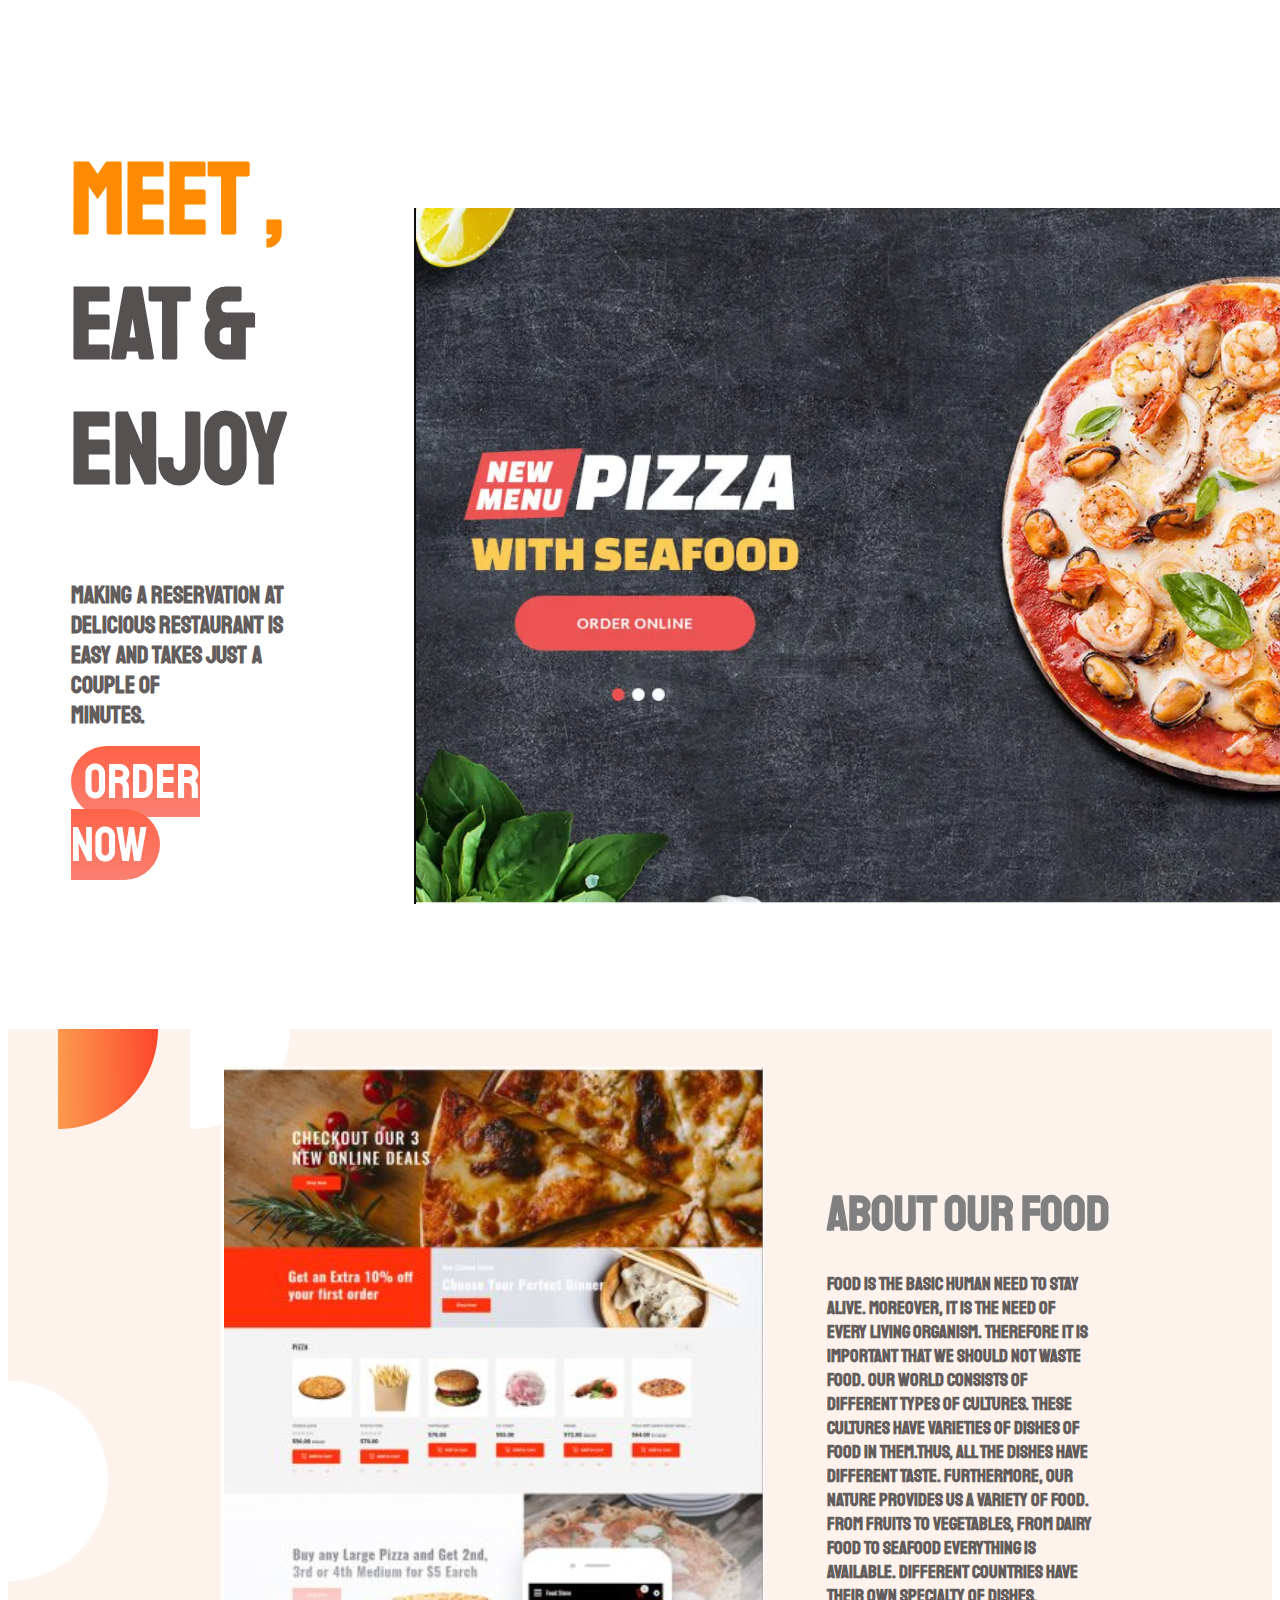
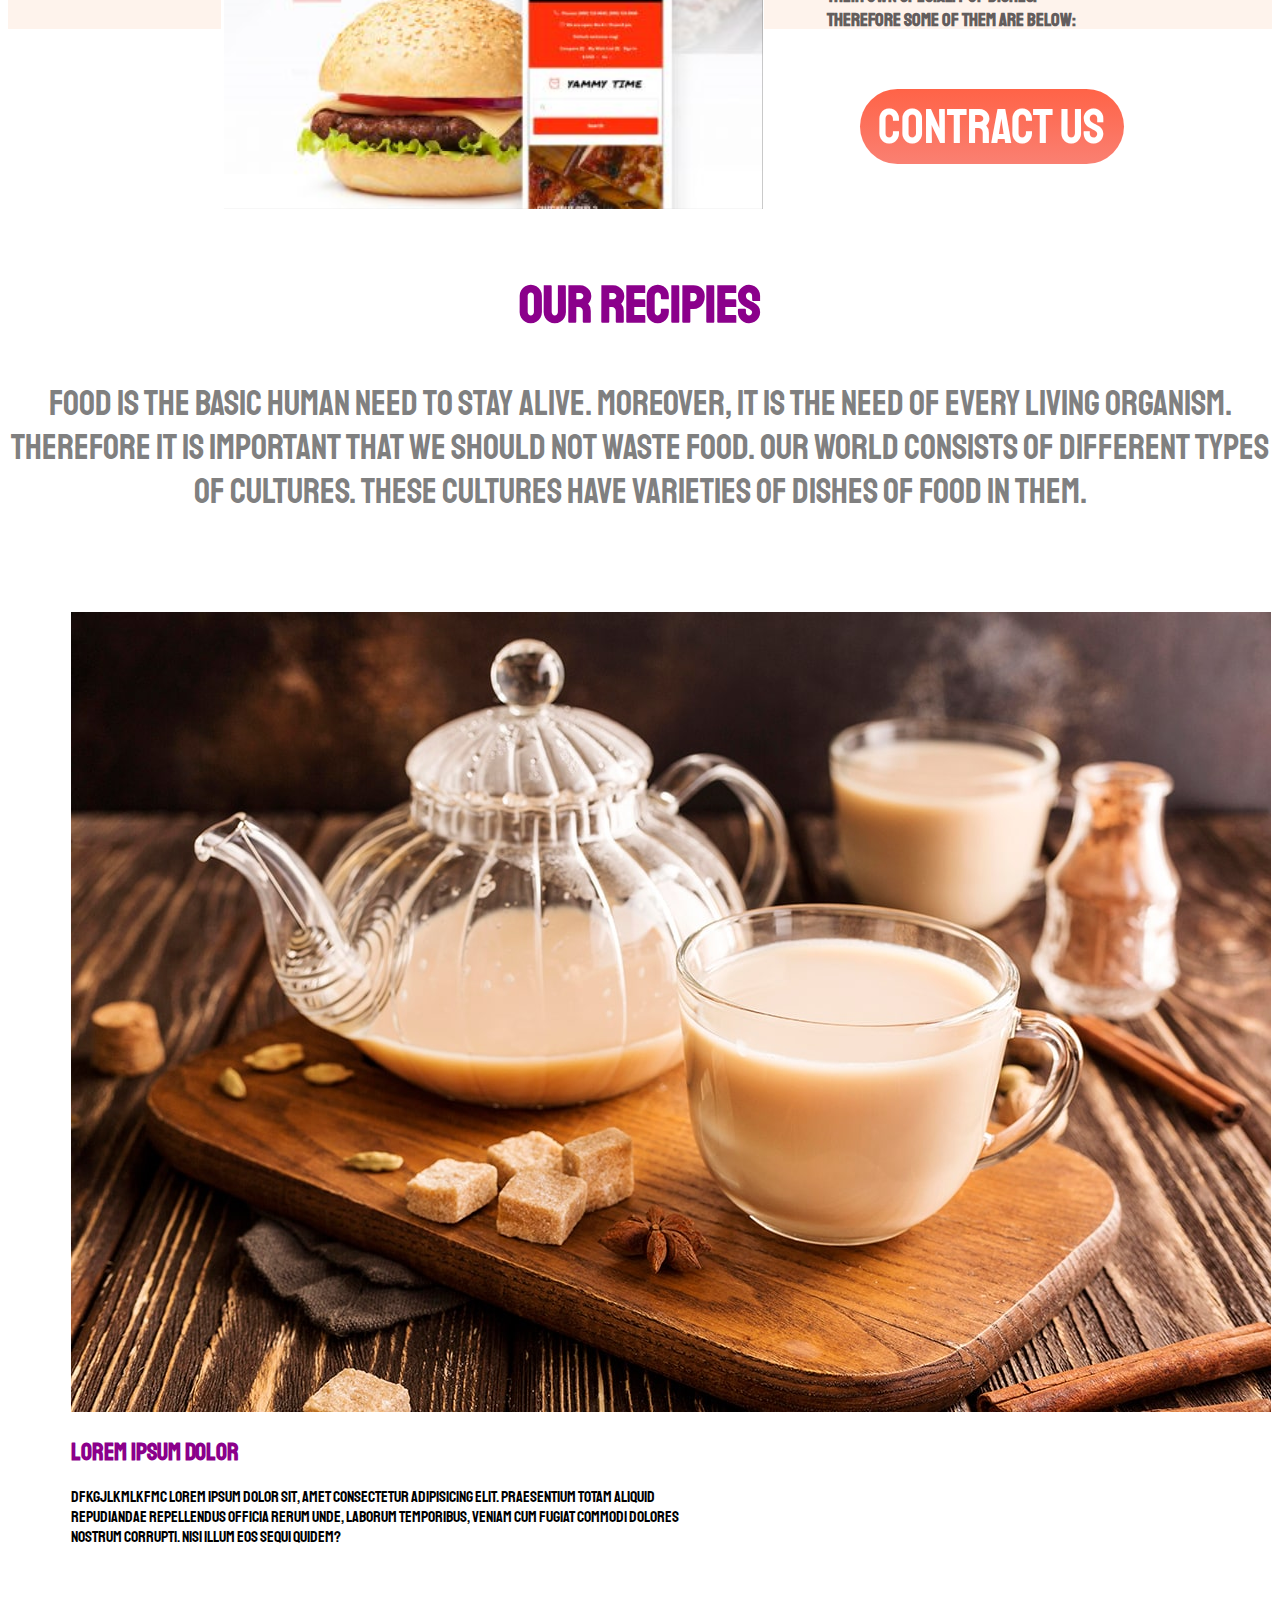
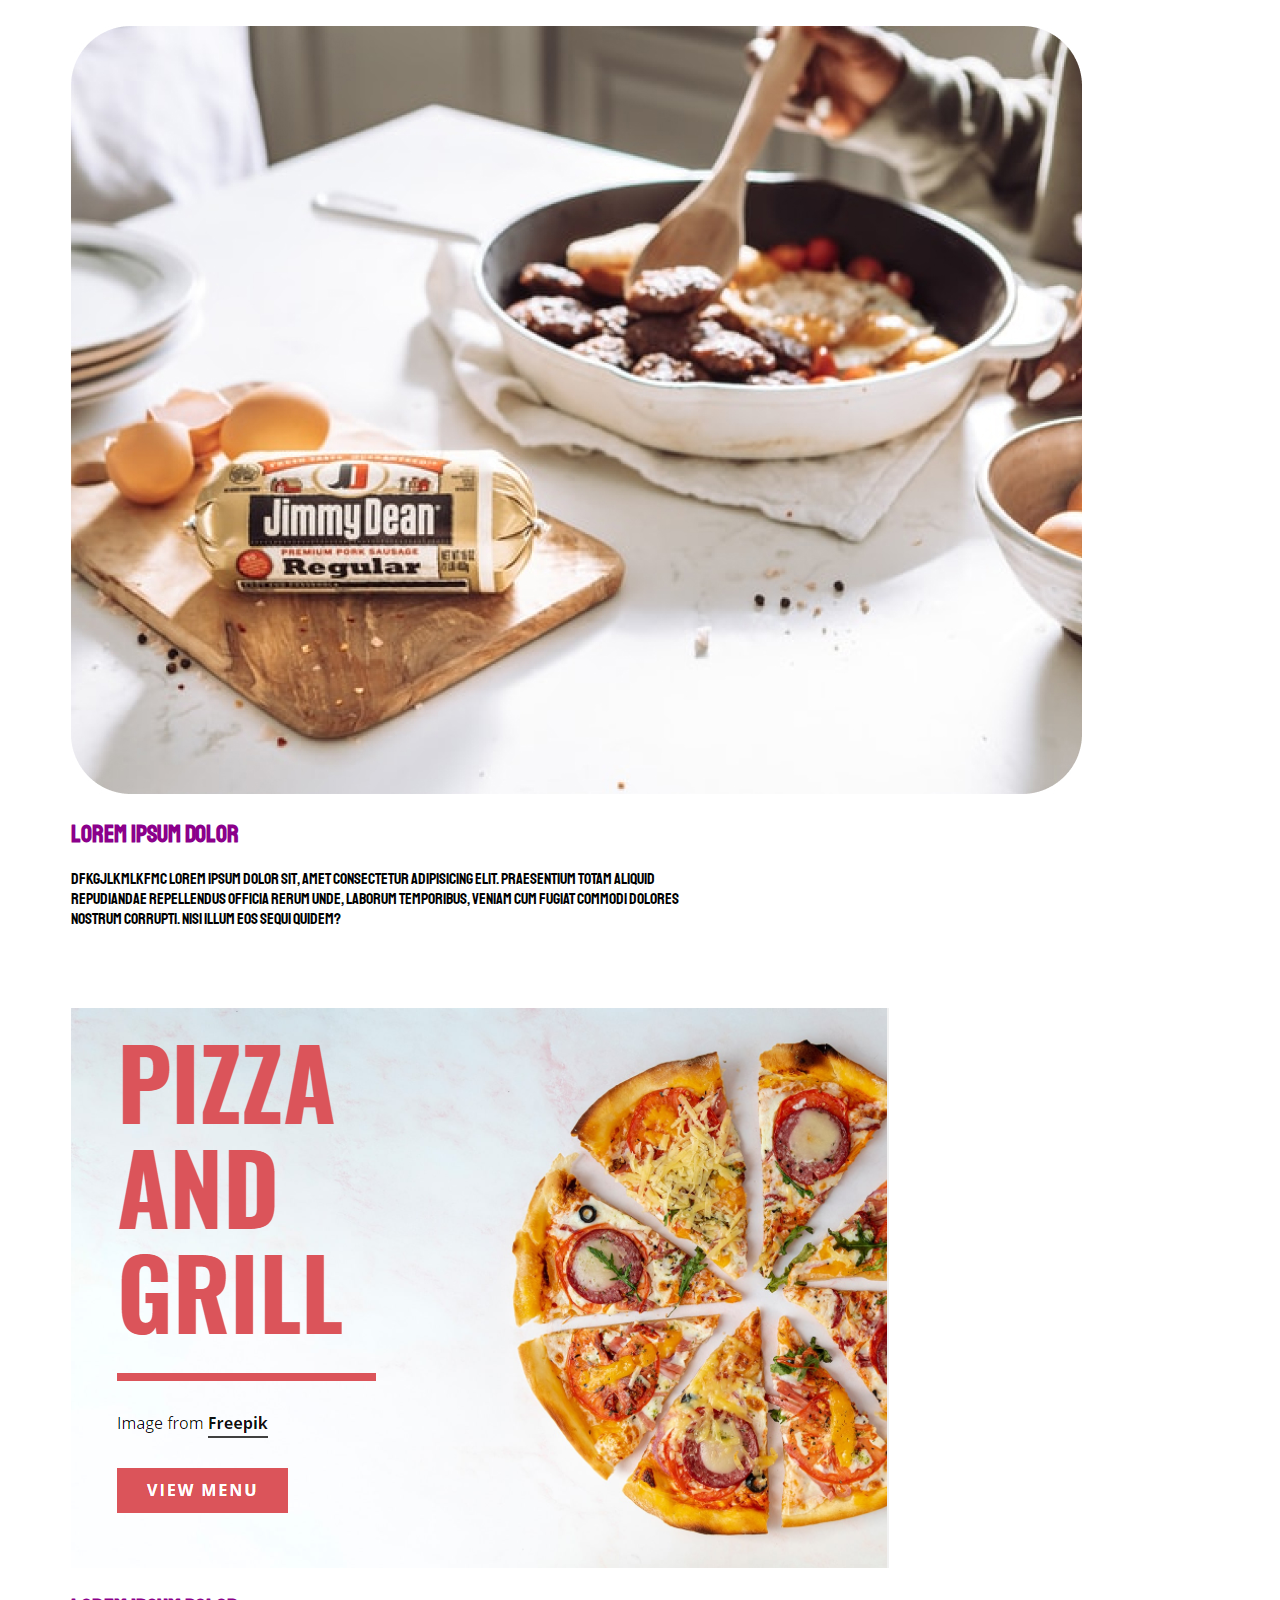
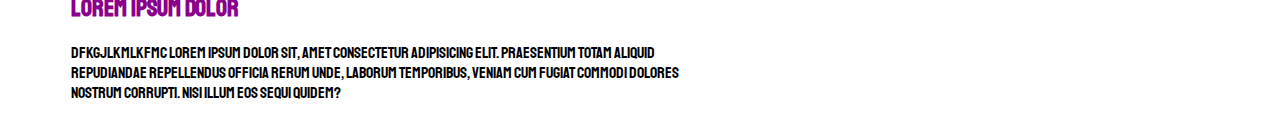
<file: index.html>
<!DOCTYPE html>
<html lang="en">

<head>
        <meta charset="UTF-8">
        <meta http-equiv="X-UA-Compatible" content="IE=edge">
        <meta name="viewport" content="width=device-width, initial-scale=1.0">
        <title>Document</title>

        <link rel="preconnect" href="https://fonts.googleapis.com">
        <link rel="preconnect" href="https://fonts.gstatic.com" crossorigin>
        <link href="https://fonts.googleapis.com/css2?family=Alfa+Slab+One&family=Anton&family=Staatliches&display=swap"
                rel="stylesheet">
        <link rel="stylesheet" href="style.css">

</head>

<body>
        <section class="first-page flexible-container">

                <div class="half-width">
                        <h1 class="meet"> <span class="meat-color">Meet ,</span> <span class="eat-color"> Eat &
                                        Enjoy</span> </h1>



                        <h2 class="next"> <span class="making-color"> making a reservation at delicious restaurant is
                                        easy and takes
                                        just a
                                        couple of minutes.</span>
                        </h2>

                        <a class="link-button" target="_blank"
                                href="https://www.linkedin.com/in/jewel-chowdhury-919928216/">
                                order now </a>
                </div>

                <div class="half-width-image">

                        <img src="images/food-jc-2.png" alt="">

                </div>

        </section>













        <section class="second-page flexible-container">


                <div class="half-width-2-image">

                        <img src="images/recipi.png" alt="">

                </div>

                <div class="half-width-2">
                        <h1 class="font"> <span class="about-color">about our food</span> </h1>



                        <h3 class="making-color"> Food is the basic human need to stay alive. Moreover, it is the need
                                of
                                every living organism. Therefore it is important that we should not waste food. Our
                                world consists of different types of cultures. These cultures have varieties of dishes
                                of food in them.Thus, all the dishes have different taste. Furthermore, our nature
                                provides us a variety of food. From fruits to vegetables, from Dairy food to seafood
                                everything is available. Different countries have their own specialty of dishes.
                                Therefore some of them are below:
                        </h3>
                        <div class="contact">
                                <a class="link-button" target="_blank"
                                        href="https://www.linkedin.com/in/jewel-chowdhury-919928216/">
                                        contract us </a>
                        </div>
                </div>



        </section>






        <section class="third-section flexible-container">
                <div class="oue-recipi">
                        <h2> our recipies </h2>

                        <p>Food is the basic human need to stay alive. Moreover, it is the need of every living
                                organism. Therefore it is important that we should not waste food. Our world consists of
                                different types of cultures. These cultures have varieties of dishes of food in them.
                        </p>
                </div>

        </section>





        <section class="flexible-container">

                <div class="flexible-container ">
                        <div class="half-width">

                                <img src="images/food-pic-three.png" alt="">
                                <h2>Lorem ipsum dolor</h2>
                                <p>dfkgjlkmlkfmc Lorem ipsum dolor sit, amet consectetur adipisicing elit. Praesentium
                                        totam
                                        aliquid repudiandae repellendus officia rerum unde, laborum temporibus, veniam
                                        cum
                                        fugiat commodi dolores nostrum corrupti. Nisi illum eos sequi quidem?</p>


                        </div>




                        <div class="half-width">
                                <img src="images/food-two.png" alt="">
                                <h2>Lorem ipsum dolor</h2>
                                <p>dfkgjlkmlkfmc Lorem ipsum dolor sit, amet consectetur adipisicing elit. Praesentium
                                        totam
                                        aliquid repudiandae repellendus officia rerum unde, laborum temporibus, veniam
                                        cum
                                        fugiat commodi dolores nostrum corrupti. Nisi illum eos sequi quidem?</p>

                        </div>




                        <div class="half-width">
                                <img src="images/Project Cover.png" alt="">
                                <h2>Lorem ipsum dolor</h2>
                                <p>dfkgjlkmlkfmc Lorem ipsum dolor sit, amet consectetur adipisicing elit. Praesentium
                                        totam
                                        aliquid repudiandae repellendus officia rerum unde, laborum temporibus, veniam
                                        cum
                                        fugiat commodi dolores nostrum corrupti. Nisi illum eos sequi quidem?</p>

                        </div>
                </div>


        </section>
</body>

</html>
</file>
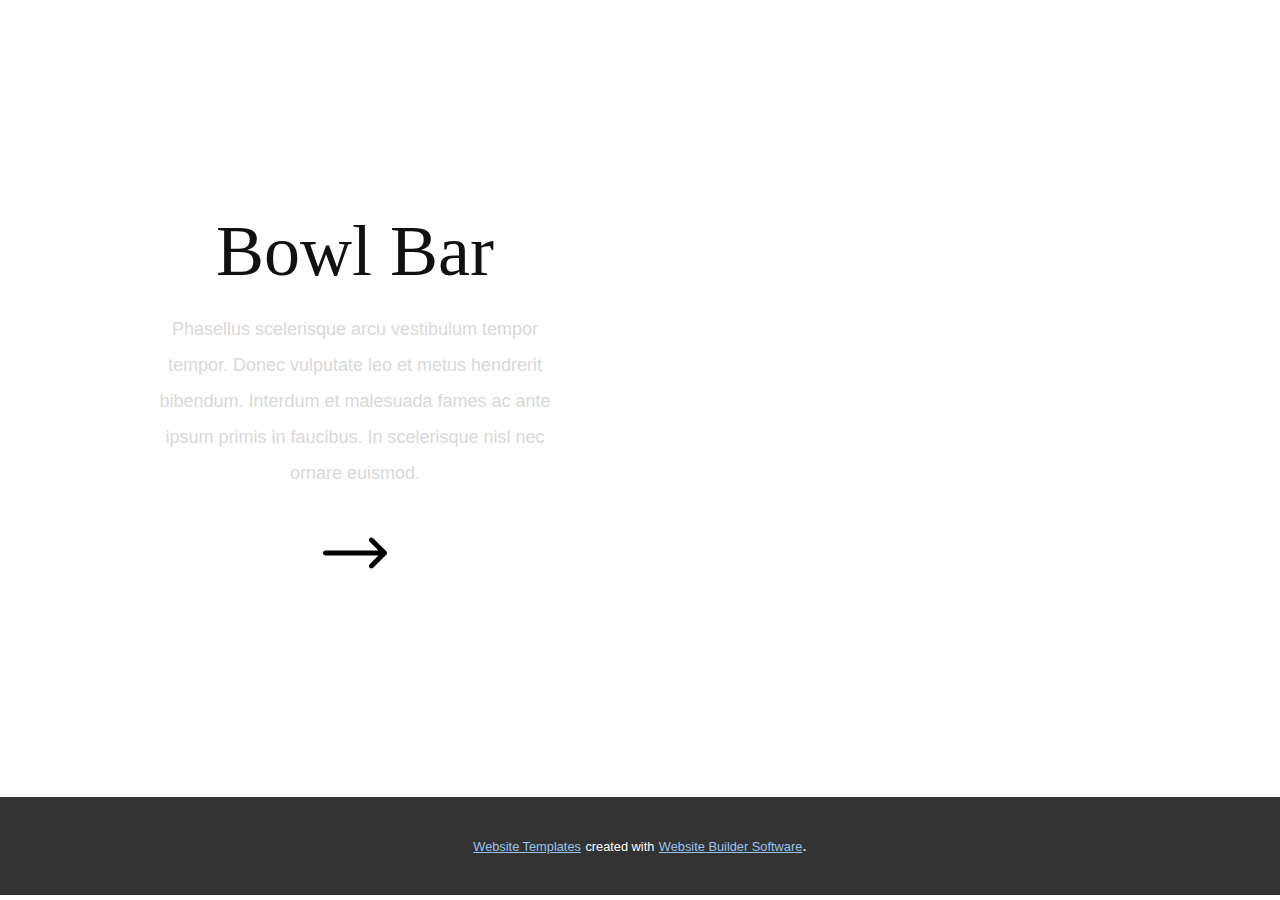
<file: images/food-pic-one_files/Page-7.html>
<!DOCTYPE html>
<!-- saved from url=(0090)https://website469268.nicepage.io/Page-7.html?version=ce3182f2-7a1b-41f7-a3b4-2c276d314785 -->
<html style="font-size: 16px;" class="u-responsive-xl"><head><meta http-equiv="Content-Type" content="text/html; charset=UTF-8">
    <meta name="viewport" content="width=device-width, initial-scale=1.0">
    
    <meta name="keywords" content="Bowl Bar">
    <meta name="description" content="">
    <meta name="page_type" content="np-template-header-footer-from-plugin">
    <title>Page 7</title>
    <link rel="stylesheet" href="./nicepage.css" media="screen">
    <script class="u-script" type="text/javascript" src="./jquery-1.9.1.min.js.download" defer=""></script>
    <script class="u-script" type="text/javascript" src="./nicepage.js.download" defer=""></script>
    <meta name="generator" content="Nicepage 3.17.8, nicepage.com">
    <link id="u-theme-google-font" rel="stylesheet" href="./css">
    <link id="u-page-google-font" rel="stylesheet" href="./css(1)">
    <style class="u-style">.u-section-2 .u-sheet-1 {
  min-height: 751px;
}
.u-section-2 .u-layout-wrap-1 {
  margin-top: 60px;
  margin-bottom: 60px;
  margin-left: auto;
}
.u-section-2 .u-layout-cell-1 {
  min-height: 677px;
}
.u-section-2 .u-container-layout-1 {
  padding: 30px 80px;
}
.u-section-2 .u-text-1 {
  font-size: 4.5rem;
  font-family: "Bubbler One";
  font-weight: 400;
  margin: 0 8px;
}
.u-section-2 .u-text-2 {
  font-size: 1.125rem;
  line-height: 2;
  margin: 20px 0 0;
}
.u-section-2 .u-icon-1 {
  height: 64px;
  width: 64px;
  margin: 30px auto 0;
}
.u-section-2 .u-image-1 {
  min-height: 677px;
  background-image: url("//images01.nicepage.com/a1389d7bc73adea1e1c1fb7e/6cffd57525d554cab0a8d29f/pexels-photo-8257438.jpeg");
  background-position: 50% 50%;
}
.u-section-2 .u-container-layout-2 {
  padding: 30px;
}
.u-section-2 .u-text-3 {
  font-size: 0.875rem;
  margin: 0 0 0 205px;
}
@media (max-width: 1199px) {
  .u-section-2 .u-sheet-1 {
    min-height: 632px;
  }
  .u-section-2 .u-layout-wrap-1 {
    margin-left: initial;
  }
  .u-section-2 .u-layout-cell-1 {
    min-height: 558px;
  }
  .u-section-2 .u-container-layout-1 {
    padding-left: 60px;
    padding-right: 60px;
  }
  .u-section-2 .u-text-1 {
    margin-left: 0;
    margin-right: 0;
  }
  .u-section-2 .u-image-1 {
    min-height: 558px;
  }
  .u-section-2 .u-text-3 {
    margin-left: 105px;
  }
}
@media (max-width: 991px) {
  .u-section-2 .u-sheet-1 {
    min-height: 501px;
  }
  .u-section-2 .u-layout-cell-1 {
    min-height: 100px;
  }
  .u-section-2 .u-container-layout-1 {
    padding-left: 30px;
    padding-right: 30px;
  }
  .u-section-2 .u-image-1 {
    min-height: 427px;
  }
  .u-section-2 .u-text-3 {
    margin-left: 0;
  }
}
@media (max-width: 767px) {
  .u-section-2 .u-sheet-1 {
    min-height: 815px;
  }
  .u-section-2 .u-container-layout-1 {
    padding-left: 10px;
    padding-right: 10px;
  }
  .u-section-2 .u-image-1 {
    min-height: 641px;
  }
  .u-section-2 .u-container-layout-2 {
    padding-left: 10px;
    padding-right: 10px;
  }
}
@media (max-width: 575px) {
  .u-section-2 .u-sheet-1 {
    min-height: 578px;
  }
  .u-section-2 .u-text-1 {
    font-size: 3.75rem;
  }
  .u-section-2 .u-text-2 {
    width: auto;
  }
  .u-section-2 .u-image-1 {
    min-height: 404px;
  }
}</style>
    
    <script type="application/ld+json">{
		"@context": "http://schema.org",
		"@type": "Organization",
		"name": "",
		"url": "https://website469268.nicepage.io/Page-7.html"
}</script>
    <meta property="og:title" content="Page 7">
    <meta property="og:type" content="website">
    <meta name="theme-color" content="#97c6f2">
    <link rel="canonical" href="https://website469268.nicepage.io/Page-7.html">
    <meta property="og:url" content="https://website469268.nicepage.io/Page-7.html">
  
</head>
  <body class="u-body">
    
    <section class="u-clearfix u-section-2" id="carousel_b242">
      <div class="u-clearfix u-sheet u-valign-middle u-sheet-1">
        <div class="u-clearfix u-expanded-width u-layout-wrap u-layout-wrap-1">
          <div class="u-layout">
            <div class="u-layout-row">
              <div class="u-align-center u-container-style u-layout-cell u-size-30 u-layout-cell-1">
                <div class="u-container-layout u-valign-middle u-container-layout-1">
                  <h2 class="u-custom-font u-text u-text-1">Bowl Bar</h2>
                  <p class="u-text u-text-grey-15 u-text-2">Phasellus scelerisque arcu vestibulum tempor tempor. Donec vulputate leo et metus hendrerit bibendum. Interdum et malesuada fames ac ante ipsum primis in faucibus. In scelerisque nisl nec ornare euismod.</p><span class="u-icon u-icon-circle u-text-black u-icon-1"><svg class="u-svg-link" preserveAspectRatio="xMidYMin slice" viewBox="0 0 512 512" style=""><use xlink:href="#svg-2659"></use></svg><svg xmlns="http://www.w3.org/2000/svg" xmlns:xlink="http://www.w3.org/1999/xlink" version="1.1" xml:space="preserve" class="u-svg-content" viewBox="0 0 512 512" x="0px" y="0px" id="svg-2659" style="enable-background:new 0 0 512 512;"><g><g><path d="M506.134,241.843c-0.006-0.006-0.011-0.013-0.018-0.019l-104.504-104c-7.829-7.791-20.492-7.762-28.285,0.068    c-7.792,7.829-7.762,20.492,0.067,28.284L443.558,236H20c-11.046,0-20,8.954-20,20c0,11.046,8.954,20,20,20h423.557    l-70.162,69.824c-7.829,7.792-7.859,20.455-0.067,28.284c7.793,7.831,20.457,7.858,28.285,0.068l104.504-104    c0.006-0.006,0.011-0.013,0.018-0.019C513.968,262.339,513.943,249.635,506.134,241.843z"></path>
</g>
</g></svg></span>
                </div>
              </div>
              <div class="u-container-style u-image u-layout-cell u-size-30 u-image-1" data-image-width="563" data-image-height="750">
                <div class="u-container-layout u-valign-bottom u-container-layout-2">
                  <p class="u-text u-text-body-alt-color u-text-3">Sample text. Click to select the text box. Click again or double click to start editing the text.</p>
                </div>
              </div>
            </div>
          </div>
        </div>
      </div>
    </section>
    
    
    <section class="u-backlink u-clearfix u-grey-80">
      <a class="u-link" href="https://nicepage.com/website-templates" target="_blank">
        <span>Website Templates</span>
      </a>
      <p class="u-text">
        <span>created with</span>
      </p>
      <a class="u-link" href="https://nicepage.com/" target="_blank">
        <span>Website Builder Software</span>
      </a>. 
    </section>
  
</body></html>
</file>
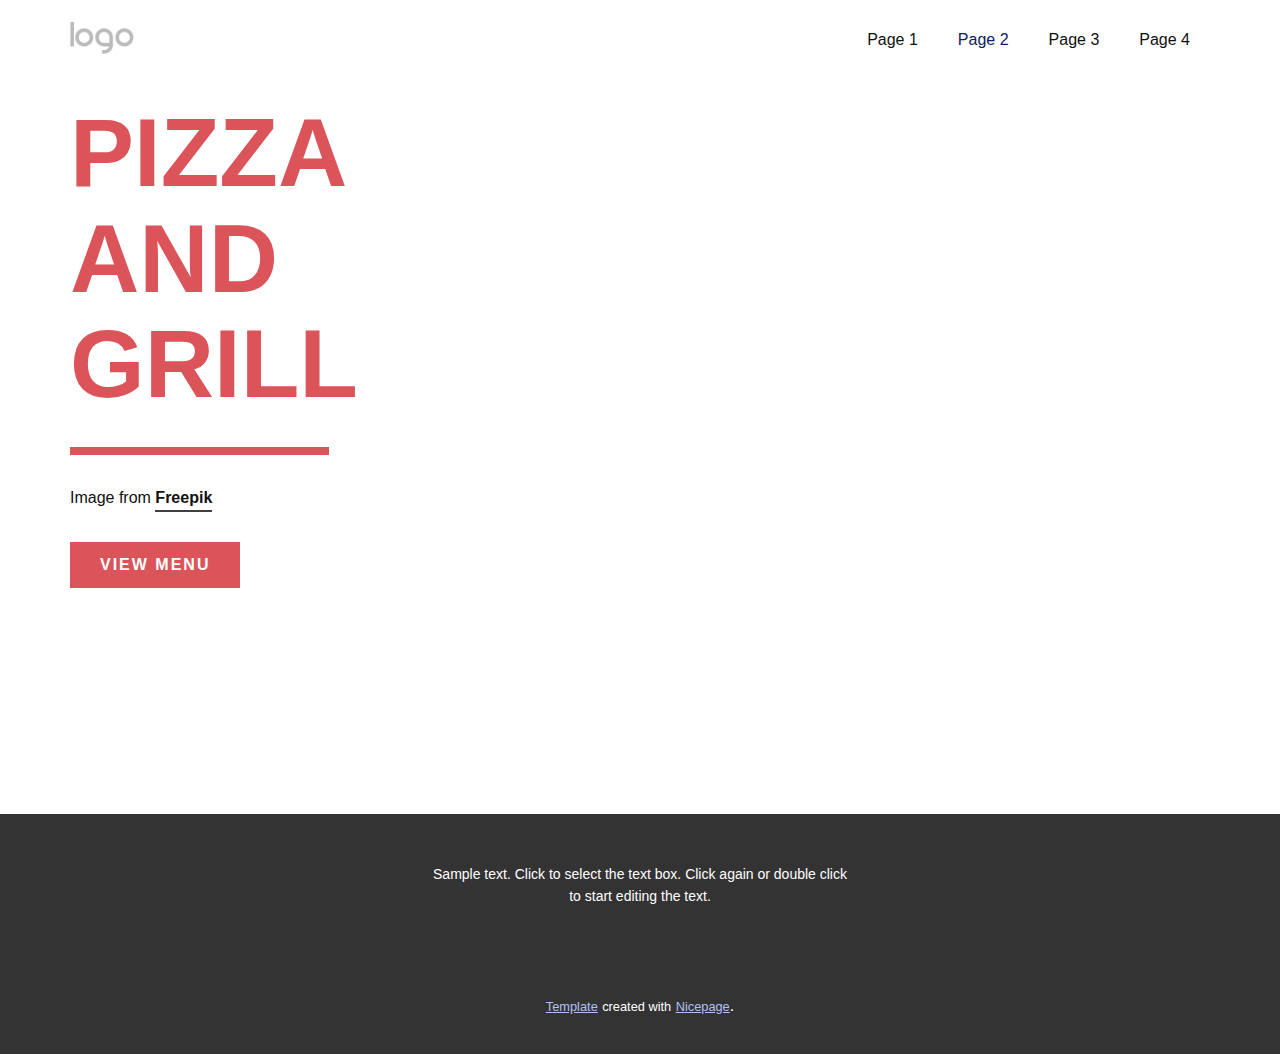
<file: images/food-pic-two_files/Page-2.html>
<!DOCTYPE html>
<!-- saved from url=(0089)https://website74613.nicepage.io/Page-2.html?version=24ea659c-c29e-45f5-9d3d-a2125746bb3c -->
<html style="font-size: 16px;" class="u-responsive-md"><head><meta http-equiv="Content-Type" content="text/html; charset=UTF-8">
    <meta name="viewport" content="width=device-width, initial-scale=1.0">
    
    <meta name="keywords" content="Pizza and Grill">
    <meta name="description" content="">
    <meta name="page_type" content="np-template-header-footer-from-plugin">
    <title>Page 2</title>
    <link rel="stylesheet" href="./nicepage.css" media="screen">
    <script class="u-script" type="text/javascript" src="./jquery-1.9.1.min.js.download" defer=""></script>
    <script class="u-script" type="text/javascript" src="./nicepage.js.download" defer=""></script>
    <meta name="generator" content="Nicepage 2.20.0, nicepage.com">
    <style class="u-style">.u-section-2 {background-image: url("//images03.nicepage.com/c461c07a441a5d220e8feb1a/e5e1daf96a4558d495356b37/2777964d-min.jpg"); background-position: 50% 50%}
.u-section-2 .u-sheet-1 {min-height: 734px}
.u-section-2 .u-text-1 {font-size: 6rem; text-transform: uppercase; font-weight: 700; margin: 20px 789px 0 0}
.u-section-2 .u-line-1 {width: 259px; height: 3px; transform-origin: left center; margin: 30px auto 0 0}
.u-section-2 .u-text-2 {margin: 30px 789px 0 0}
.u-section-2 .u-btn-1 {border-style: none none solid; padding: 0}
.u-section-2 .u-btn-2 {background-image: none; border-style: none; text-transform: uppercase; letter-spacing: 2px; font-weight: 700; margin: 30px 0 60px} 
@media (max-width: 1199px){ .u-section-2 .u-sheet-1 {min-height: 605px}
.u-section-2 .u-text-1 {margin-right: 589px}
.u-section-2 .u-text-2 {margin-right: 589px} }
@media (max-width: 991px){ .u-section-2 {background-position: 0% 36.69%}
.u-section-2 .u-sheet-1 {min-height: 463px}
.u-section-2 .u-text-1 {margin-right: 369px}
.u-section-2 .u-text-2 {margin-right: 369px} }
@media (max-width: 767px){ .u-section-2 {background-position: 40.78% 36.69%}
.u-section-2 .u-sheet-1 {min-height: 347px}
.u-section-2 .u-text-1 {font-size: 4.5rem; width: auto; margin-right: 301px}
.u-section-2 .u-line-1 {width: 179px; height: 8px}
.u-section-2 .u-text-2 {margin-right: auto} }
@media (max-width: 575px){ .u-section-2 {background-position: 32.67% 43.88%; background-size: auto 115%}
.u-section-2 .u-sheet-1 {min-height: 218px}
.u-section-2 .u-text-1 {font-size: 3.75rem; margin-right: 148px} }</style>
    
    <link id="u-theme-google-font" rel="stylesheet" href="./css">
    <link id="u-page-google-font" rel="stylesheet" href="./css(1)">
    <script type="application/ld+json">{
		"@context": "http://schema.org",
		"@type": "Organization",
		"name": "",
		"url": "https://website74613.nicepage.io/Page-2.html",
		"logo": "//capp.nicepage.com/3825be6bfcdd2e8c7312c993d4a5cbc50d46da99/images/default-logo.png"
}</script>
    <meta property="og:title" content="Page 2">
    <meta property="og:type" content="website">
    <meta name="theme-color" content="#0c205e">
    <link rel="canonical" href="https://website74613.nicepage.io/Page-2.html">
    <meta property="og:url" content="https://website74613.nicepage.io/Page-2.html">
  
</head>
  <body class="u-body">
<header class="u-clearfix u-header u-header" id="sec-a418"><div class="u-clearfix u-sheet u-valign-middle u-sheet-1">
        <a href="https://website74613.nicepage.io/Page-2.html?version=24ea659c-c29e-45f5-9d3d-a2125746bb3c#" class="u-image u-logo u-image-1">
          <img src="./default-logo.png" class="u-logo-image u-logo-image-1">
        </a>
        <nav class="u-menu u-menu-dropdown u-offcanvas u-menu-1 u-enable-responsive">
          <div class="menu-collapse" style="font-size: 1rem; letter-spacing: 0;">
            <a class="u-button-style u-custom-left-right-menu-spacing u-custom-padding-bottom u-custom-top-bottom-menu-spacing u-nav-link u-text-active-palette-1-base u-text-hover-palette-2-base" href="https://website74613.nicepage.io/Page-2.html?version=24ea659c-c29e-45f5-9d3d-a2125746bb3c#">
              <svg><use xlink:href="#menu-hamburger"></use></svg>
              <svg version="1.1" xmlns="http://www.w3.org/2000/svg" xmlns:xlink="http://www.w3.org/1999/xlink"><defs><symbol id="menu-hamburger" viewBox="0 0 16 16" style="width: 16px; height: 16px;"><rect y="1" width="16" height="2"></rect><rect y="7" width="16" height="2"></rect><rect y="13" width="16" height="2"></rect>
</symbol>
</defs></svg>
            </a>
          </div>
          <div class="u-nav-container">
            <ul class="u-nav u-unstyled u-nav-1"><li class="u-nav-item"><a class="u-button-style u-nav-link u-text-active-palette-1-base u-text-hover-palette-2-base" href="https://website74613.nicepage.io/Page-1.html" data-page-id="74615" style="padding: 10px 20px;">Page 1</a>
<div class="u-nav-popup fake u-hidden">               <ul class="u-nav u-unstyled"><li class="u-nav-item"><a class="u-nav-link">Menu Item 1</a></li><li class="u-nav-item"><a class="u-nav-link">Menu Item 2</a></li><li class="u-nav-item"><a class="u-nav-link">Menu Item 3</a></li>               </ul>           </div></li><li class="u-nav-item"><a class="u-button-style u-nav-link u-text-active-palette-1-base u-text-hover-palette-2-base active" href="https://website74613.nicepage.io/Page-2.html" data-page-id="74620" style="padding: 10px 20px;">Page 2</a>
</li><li class="u-nav-item"><a class="u-button-style u-nav-link u-text-active-palette-1-base u-text-hover-palette-2-base" href="https://website74613.nicepage.io/Page-3.html" data-page-id="76565" style="padding: 10px 20px;">Page 3</a>
</li><li class="u-nav-item"><a class="u-button-style u-nav-link u-text-active-palette-1-base u-text-hover-palette-2-base" href="https://website74613.nicepage.io/Page-4.html" data-page-id="76584" style="padding: 10px 20px;">Page 4</a>
</li></ul>
          </div>
          <div class="u-nav-container-collapse">
            <div class="u-black u-container-style u-inner-container-layout u-opacity u-opacity-95 u-sidenav">
              <div class="u-menu-close"></div>
              <ul class="u-align-center u-nav u-popupmenu-items u-unstyled u-nav-2"><li class="u-nav-item"><a class="u-button-style u-nav-link" href="https://website74613.nicepage.io/Page-1.html" data-page-id="74615">Page 1</a>
</li><li class="u-nav-item"><a class="u-button-style u-nav-link active" href="https://website74613.nicepage.io/Page-2.html" data-page-id="74620">Page 2</a>
</li><li class="u-nav-item"><a class="u-button-style u-nav-link" href="https://website74613.nicepage.io/Page-3.html" data-page-id="76565">Page 3</a>
</li><li class="u-nav-item"><a class="u-button-style u-nav-link" href="https://website74613.nicepage.io/Page-4.html" data-page-id="76584">Page 4</a>
</li></ul>
            </div>
            <div class="u-black u-menu-overlay u-opacity u-opacity-70"></div>
          </div>
        <style class="offcanvas-style">            .u-offcanvas .u-sidenav { flex-basis: 250px !important; }            .u-offcanvas:not(.u-menu-open-right) .u-sidenav { margin-left: -250px; }            .u-offcanvas.u-menu-open-right .u-sidenav { margin-right: -250px; }            @keyframes menu-shift-left    { from { left: 0;        } to { left: 250px;  } }            @keyframes menu-unshift-left  { from { left: 250px;  } to { left: 0;        } }            @keyframes menu-shift-right   { from { right: 0;       } to { right: 250px; } }            @keyframes menu-unshift-right { from { right: 250px; } to { right: 0;       } }            </style></nav>
      </div></header>
    
    <section class="u-clearfix u-image u-section-2" id="carousel_618b">
      <div class="u-clearfix u-sheet u-sheet-1">
        <h1 class="u-custom-font u-font-oswald u-text u-text-palette-2-base u-text-1">Pizza and Grill</h1>
        <div class="u-border-8 u-border-palette-2-base u-line u-line-horizontal u-line-1"></div>
        <p class="u-text u-text-default u-text-2">Image from <b>
            <a href="https://www.freepik.com/free-photos-vectors/food" class="u-border-2 u-border-grey-75 u-btn u-button-style u-none u-text-body-color u-btn-1" target="_blank">Freepik</a></b>
        </p>
        <a href="https://nicepage.com/" class="u-btn u-button-style u-palette-2-base u-btn-2">view menu</a>
      </div>
    </section>
    
    
<footer class="u-align-center u-clearfix u-footer u-grey-80 u-footer" id="sec-de16"><div class="u-clearfix u-sheet u-sheet-1">
        <p class="u-small-text u-text u-text-variant u-text-1">Sample text. Click to select the text box. Click again or double click to start editing the text.</p>
      </div></footer>
    <section class="u-backlink u-clearfix u-grey-80">
      <a class="u-link" href="https://nicepage.com/website-templates" target="_blank">
        <span>Template</span>
      </a>
      <p class="u-text">
        <span>created with</span>
      </p>
      <a class="u-link" href="https://nicepage.com/website-builder" target="_blank">
        <span>Nicepage</span>
      </a>. 
    </section>
  
</body></html>
</file>
<file: style.css>
.meet{
        font-size: 100px;
}





h2{
        color: darkmagenta;
}




.first-page{
        display: flex;
        margin-bottom: 120px;

}




.section{
        font-family: 'Alfa Slab One', cursive;
font-family: 'Anton', sans-serif;
font-family: 'Staatliches', cursive;
}




.half-width{
        width: 50%;
        padding-left: 5%;
        
        padding-top: 5%;         
}





.half-width-image{
        width: 100%;
        margin-top: 200px;
        padding-left: 10%;
        margin-right: 5%;
       
}



.meat-color{
        color: darkorange;

}





.eat-color{
        color: rgb(85, 81, 81);
}





.making-color{
        color: rgb(99, 93, 93);
}






.link-button{
        text-decoration: none;
        background-image: linear-gradient(tomato,salmon) ;
        padding: 6% 6%;
        padding-top: 2%;
        padding-bottom: 2%;
        border-radius: 10px;
        color:white;
        font-size: 50px;


}























h1{
        font-size: 120px;
}





h2{
        color: darkmagenta;
}





.second-page{
        background-image: url(images/7.png);
        background-repeat: no-repeat;
        display: flex;

}





section{

        font-family: 'Alfa Slab One', cursive;
font-family: 'Anton', sans-serif;
font-family: 'Staatliches', cursive;


}





.half-width-2{
        
        width: 50%;
        padding-left: 5%;
        
        padding-top: 10%;
            
}







.meat-color{
        color: darkorange;

}





.eat-color{
        color: rgb(85, 81, 81);
}





.making-color{
        color: rgb(99, 93, 93);
}





.link-button{
        text-decoration: none;
        background-image: linear-gradient(tomato,salmon) ;
       
        
        border-radius: 50px;
        color:white;
        font-size: 50px;
        margin-top: 100%;

}




.about-color{
        color: grey;
        font-size: 50px;
}


.half-width-2-image{
        
        margin-left: 150px;
        padding-left: 5%;
        padding-top: 3%;
}


.font{
        font-size: 40px;
}


.making-color{
        padding-bottom: 10%;
        padding-right: 40%;
}


.contact{
       margin: 10px;
       font-size: 20px;
       padding-left: 5%;
       padding-right: 20%;

}





.third-section{
        text-align: center;
        color: grey;
}

.oue-recipi{
        
        font-size: 35px;
        color: grey;
        

}



.forth-page{
display: flex;
}
.four-div-one{
        

}
.four-div-two{

}
.four-div-three{

}
</file>
